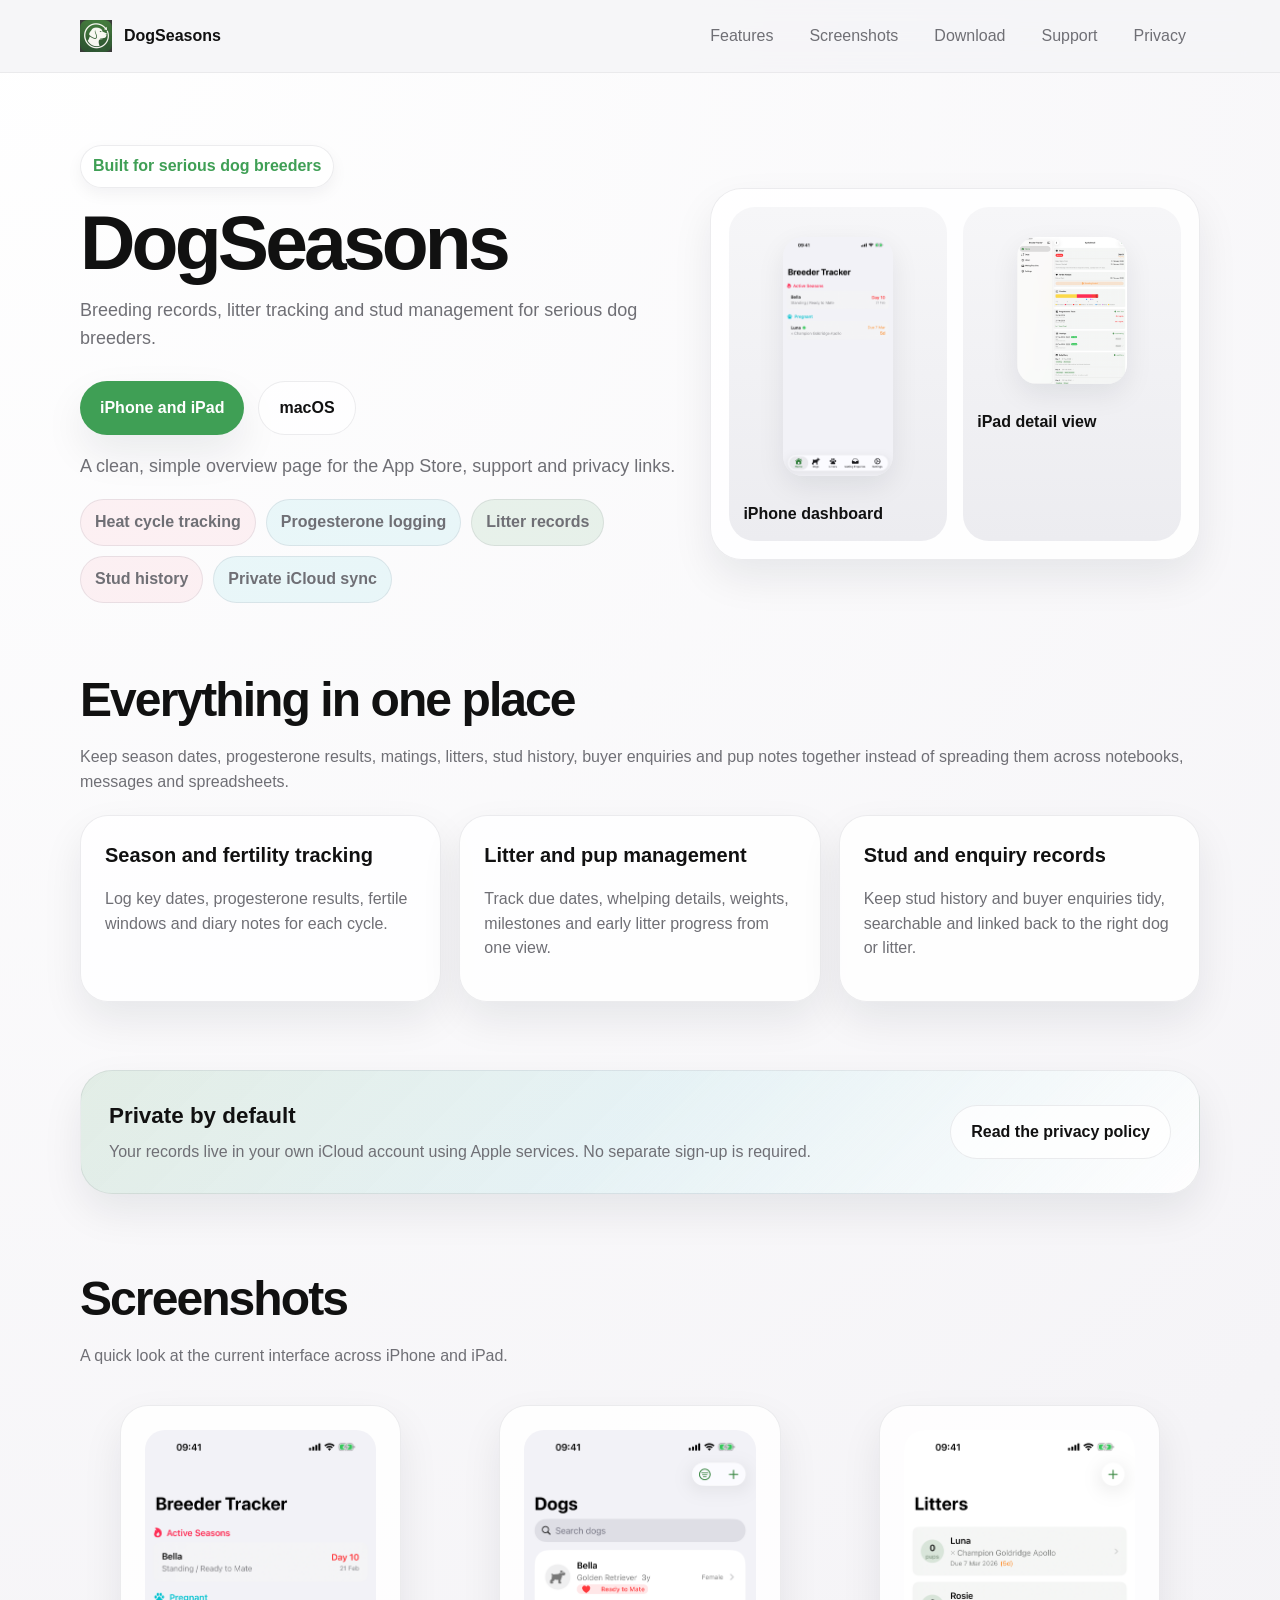
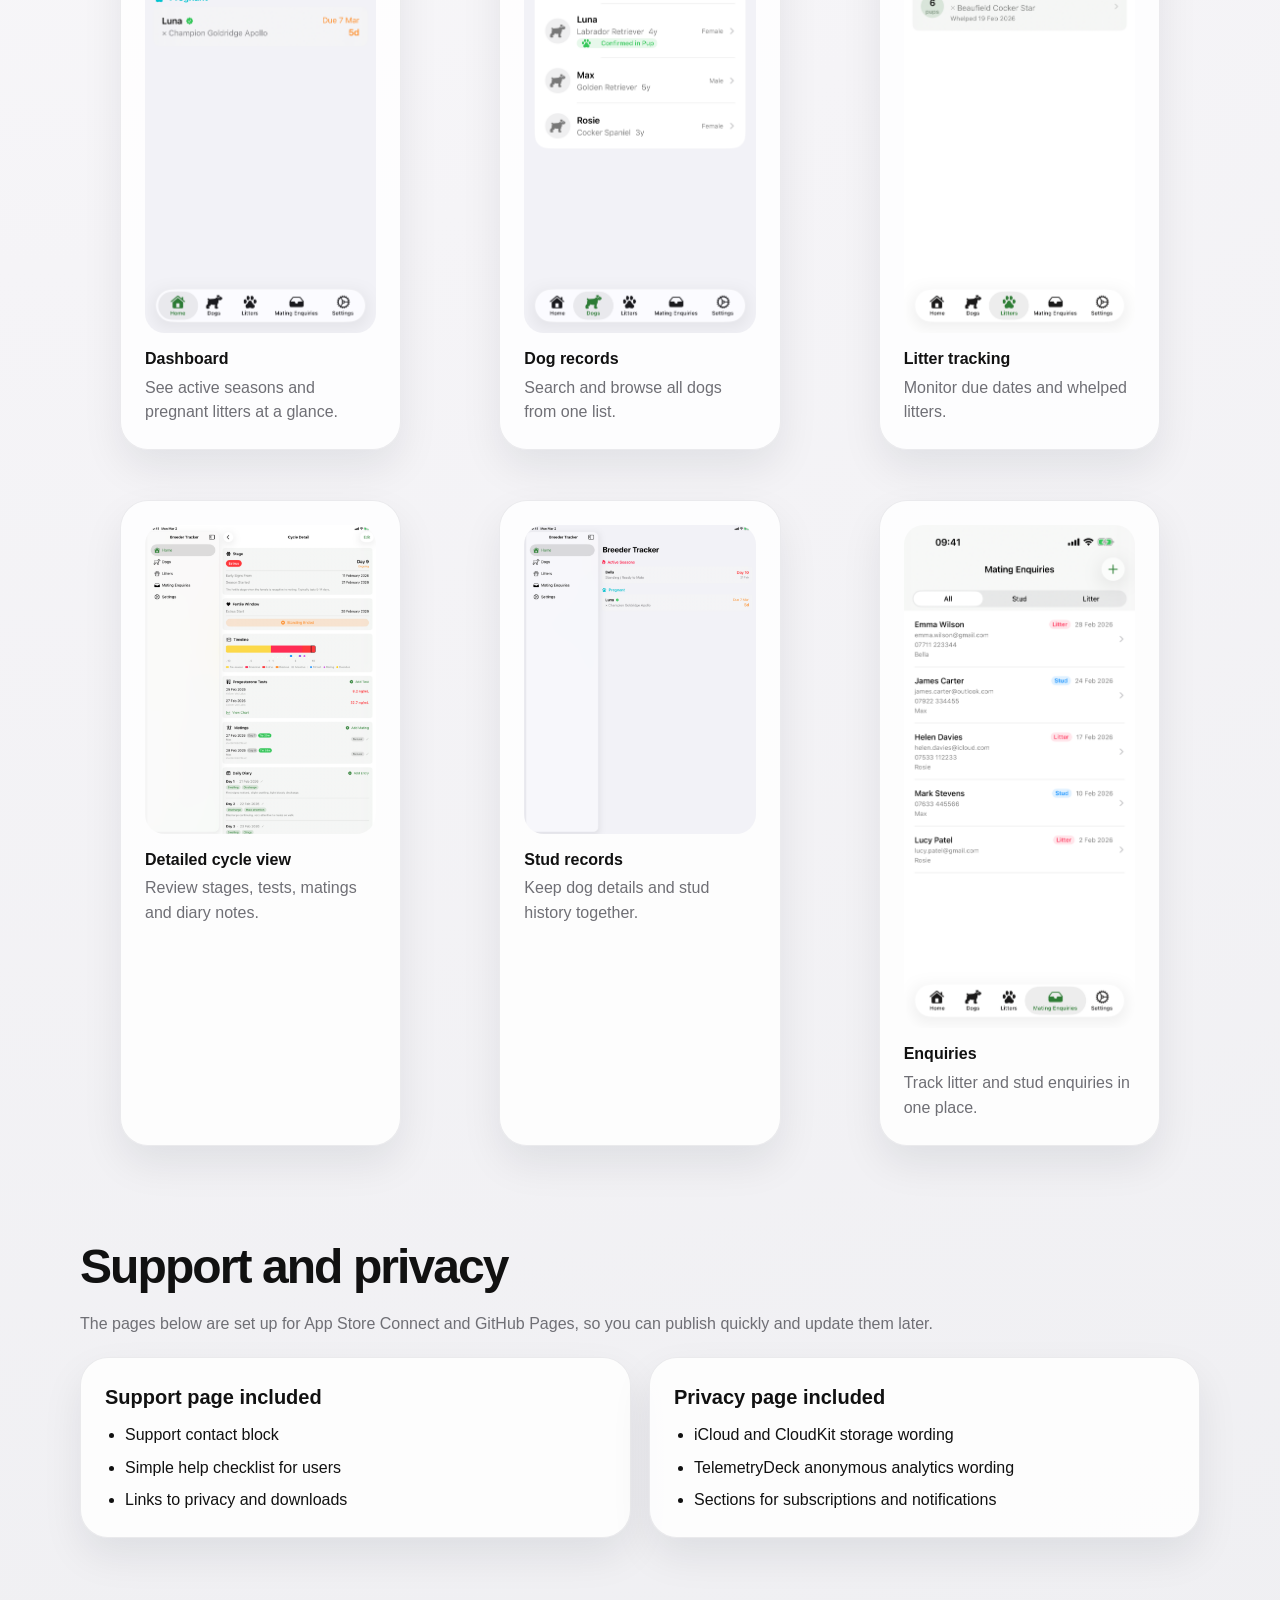
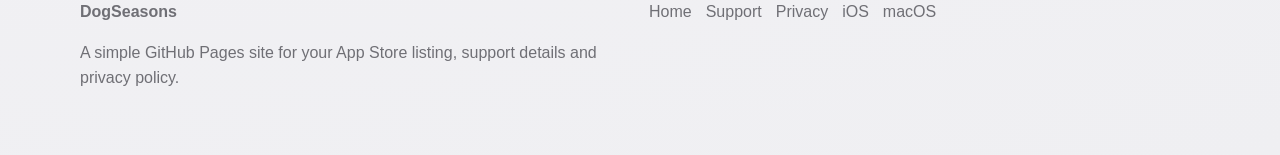
<file: index.html>
<!doctype html>
<html lang="en-GB">
<head>
  <meta charset="utf-8">
  <meta name="viewport" content="width=device-width, initial-scale=1">
  <title>DogSeasons - breeding records for iPhone, iPad and Mac</title>
  <meta name="description" content="DogSeasons helps dog breeders manage seasons, progesterone tests, litters, stud records, pup growth and enquiries.">
  <link rel="icon" href="assets/images/appicon-v2.png" type="image/png">
  <link rel="stylesheet" href="assets/css/styles.css">
  <script src="assets/js/site-config.js"></script>
  <script defer src="assets/js/app.js"></script>
</head>
<body>
  <header class="site-header">
    <div class="wrap nav">
      <a class="brand" href="./"><img src="assets/images/appicon-v2.png" alt=""><span data-site-title>DogSeasons</span></a>
      <nav class="nav-links" aria-label="Primary">
        <a href="#features">Features</a>
        <a href="#screenshots">Screenshots</a>
        <a href="#download">Download</a>
        <a href="support/">Support</a>
        <a href="privacy/">Privacy</a>
      </nav>
    </div>
  </header>
  <main>
    <section class="hero">
      <div class="wrap hero-grid">
        <div>
          <span class="eyebrow">Built for serious dog breeders</span>
          <h1 data-app-name>DogSeasons</h1>
          <p data-tagline>Breeding records, litter tracking and stud management for serious dog breeders.</p>
          <div class="hero-actions" id="download">
            <a class="button" data-ios-link href="#">iPhone and iPad</a>
            <a class="button-secondary" data-mac-link href="#">macOS</a>
          </div>
          <p class="small-note">A clean, simple overview page for the App Store, support and privacy links.</p>
          <div class="pill-row">
            <span class="pill">Heat cycle tracking</span>
            <span class="pill">Progesterone logging</span>
            <span class="pill">Litter records</span>
            <span class="pill">Stud history</span>
            <span class="pill">Private iCloud sync</span>
          </div>
        </div>
        <aside class="hero-card">
          <div class="device-grid">
            <div class="device">
              <figure><img src="assets/images/screenshots/iphone/dashboard.png" alt="iPhone dashboard showing active seasons and pregnant litters."></figure>
              <figcaption>iPhone dashboard</figcaption>
            </div>
            <div class="device">
              <figure><img src="assets/images/screenshots/ipad/dog-detail-bella.png" alt="iPad detail view showing cycle records and litter history."></figure>
              <figcaption>iPad detail view</figcaption>
            </div>
          </div>
        </aside>
      </div>
    </section>

    <section id="features">
      <div class="wrap">
        <div class="section-head">
          <h2>Everything in one place</h2>
          <p>Keep season dates, progesterone results, matings, litters, stud history, buyer enquiries and pup notes together instead of spreading them across notebooks, messages and spreadsheets.</p>
        </div>
        <div class="card-grid">
          <article class="card"><h3>Season and fertility tracking</h3><p>Log key dates, progesterone results, fertile windows and diary notes for each cycle.</p></article>
          <article class="card"><h3>Litter and pup management</h3><p>Track due dates, whelping details, weights, milestones and early litter progress from one view.</p></article>
          <article class="card"><h3>Stud and enquiry records</h3><p>Keep stud history and buyer enquiries tidy, searchable and linked back to the right dog or litter.</p></article>
        </div>
      </div>
    </section>

    <section>
      <div class="wrap banner">
        <div class="banner-grid">
          <div>
            <h3>Private by default</h3>
            <p>Your records live in your own iCloud account using Apple services. No separate sign-up is required.</p>
          </div>
          <a class="button-secondary" href="privacy/">Read the privacy policy</a>
        </div>
      </div>
    </section>

    <section id="screenshots">
      <div class="wrap">
        <div class="section-head">
          <h2>Screenshots</h2>
          <p>A quick look at the current interface across iPhone and iPad.</p>
        </div>
        <div class="shot-strip">
          <figure class="shot-card"><img src="assets/images/screenshots/iphone/dashboard.png" alt="Dashboard screen on iPhone."><figcaption><strong>Dashboard</strong><span>See active seasons and pregnant litters at a glance.</span></figcaption></figure>
          <figure class="shot-card"><img src="assets/images/screenshots/iphone/dogs.png" alt="Dog list on iPhone."><figcaption><strong>Dog records</strong><span>Search and browse all dogs from one list.</span></figcaption></figure>
          <figure class="shot-card"><img src="assets/images/screenshots/iphone/litters.png" alt="Litter list on iPhone."><figcaption><strong>Litter tracking</strong><span>Monitor due dates and whelped litters.</span></figcaption></figure>
          <figure class="shot-card"><img src="assets/images/screenshots/ipad/dog-detail-bella.png" alt="Detailed cycle view on iPad."><figcaption><strong>Detailed cycle view</strong><span>Review stages, tests, matings and diary notes.</span></figcaption></figure>
          <figure class="shot-card"><img src="assets/images/screenshots/ipad/dog-detail-max.png" alt="Stud detail screen on iPad."><figcaption><strong>Stud records</strong><span>Keep dog details and stud history together.</span></figcaption></figure>
          <figure class="shot-card"><img src="assets/images/screenshots/iphone/enquiries.png" alt="Mating enquiries screen on iPhone."><figcaption><strong>Enquiries</strong><span>Track litter and stud enquiries in one place.</span></figcaption></figure>
        </div>
      </div>
    </section>

    <section>
      <div class="wrap">
        <div class="section-head">
          <h2>Support and privacy</h2>
          <p>The pages below are set up for App Store Connect and GitHub Pages, so you can publish quickly and update them later.</p>
        </div>
        <div class="support-grid">
          <article class="card list-card">
            <h3>Support page included</h3>
            <ul>
              <li>Support contact block</li>
              <li>Simple help checklist for users</li>
              <li>Links to privacy and downloads</li>
            </ul>
          </article>
          <article class="card list-card">
            <h3>Privacy page included</h3>
            <ul>
              <li>iCloud and CloudKit storage wording</li>
              <li>TelemetryDeck anonymous analytics wording</li>
              <li>Sections for subscriptions and notifications</li>
            </ul>
          </article>
        </div>
      </div>
    </section>
  </main>

  <footer class="site-footer">
    <div class="wrap footer-grid">
      <div>
        <strong data-app-name>DogSeasons</strong>
        <p class="muted">A simple GitHub Pages site for your App Store listing, support details and privacy policy.</p>
      </div>
      <nav class="footer-nav" aria-label="Footer">
        <a href="./">Home</a>
        <a href="support/">Support</a>
        <a href="privacy/">Privacy</a>
        <a data-ios-link href="#">iOS</a>
        <a data-mac-link href="#">macOS</a>
      </nav>
    </div>
  </footer>
</body>
</html>
</file>
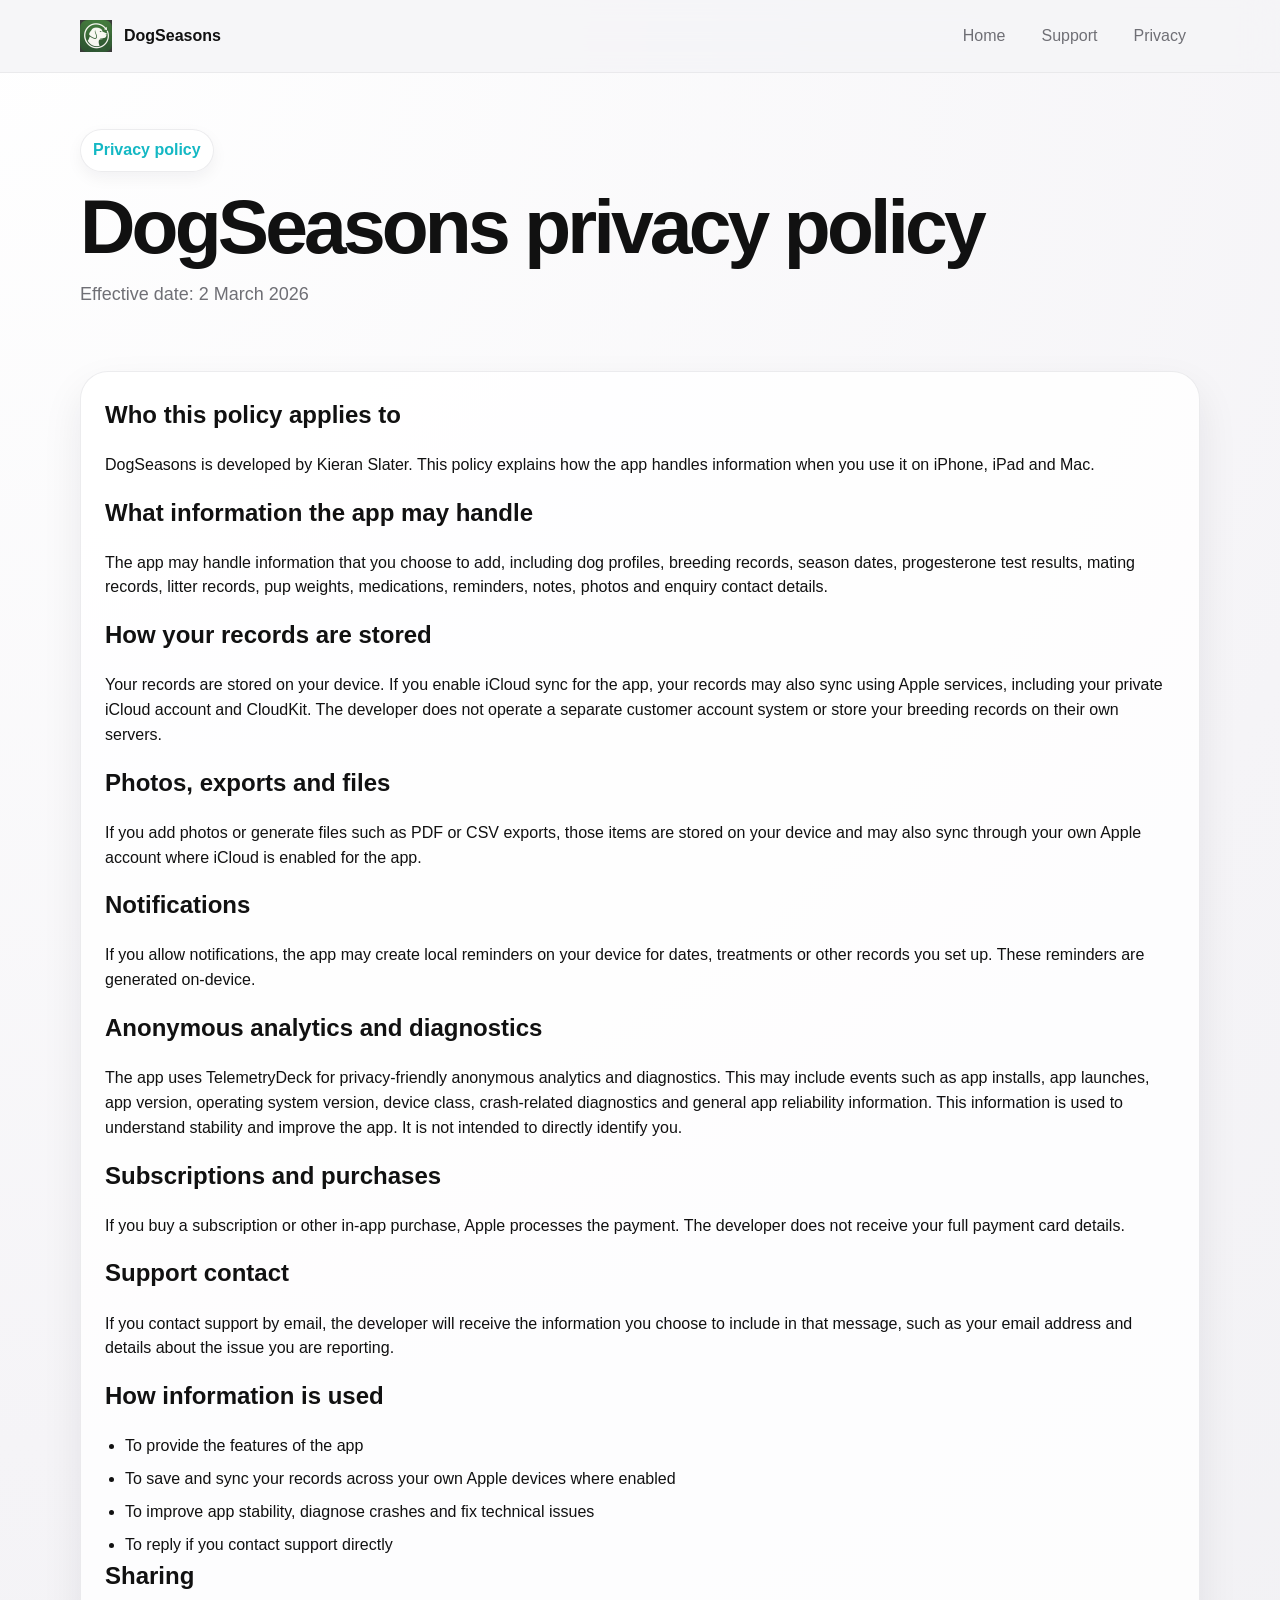
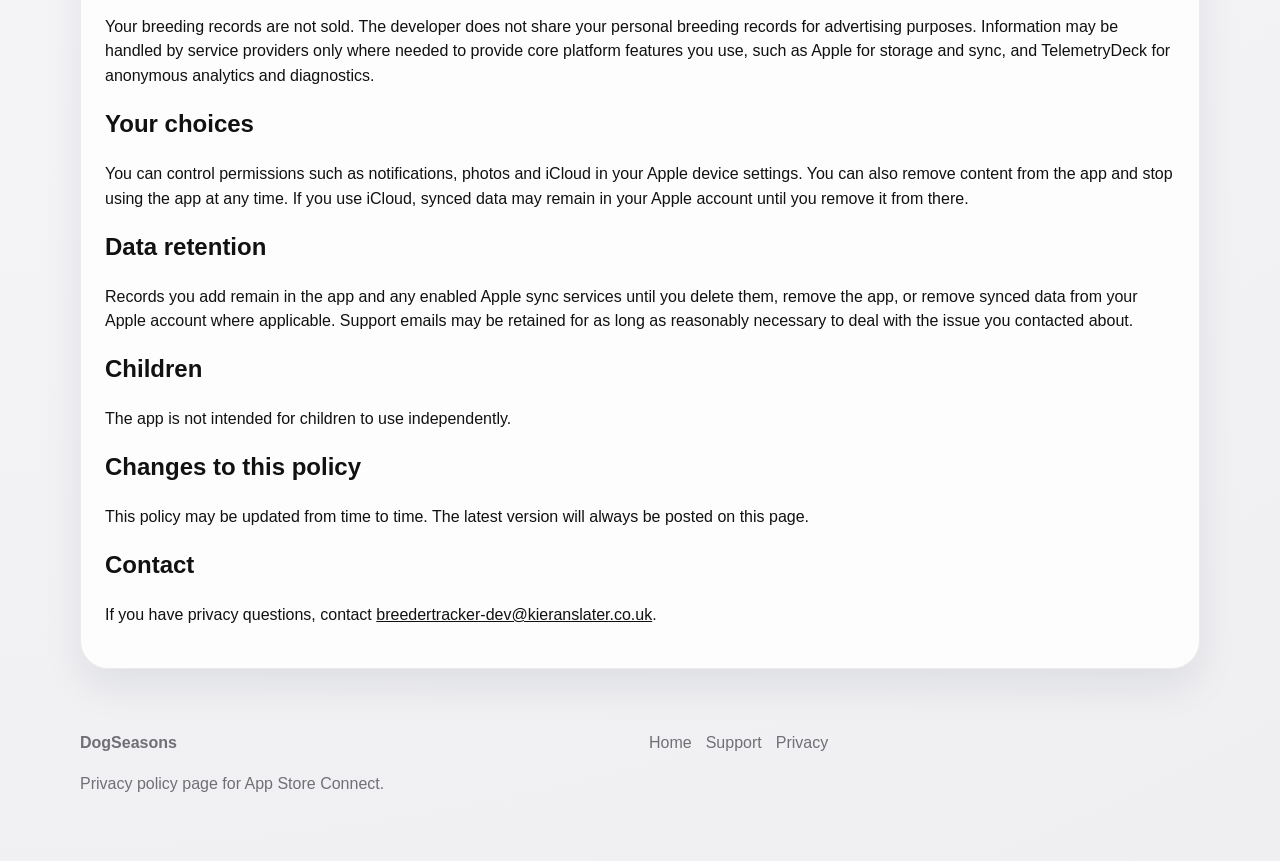
<file: privacy/index.html>
<!doctype html>
<html lang="en-GB">
<head>
  <meta charset="utf-8">
  <meta name="viewport" content="width=device-width, initial-scale=1">
  <title>DogSeasons privacy policy</title>
  <meta name="description" content="Privacy policy for DogSeasons.">
  <link rel="icon" href="../assets/images/appicon-v2.png" type="image/png">
  <link rel="stylesheet" href="../assets/css/styles.css">
  <script src="../assets/js/site-config.js"></script>
  <script defer src="../assets/js/app.js"></script>
</head>
<body>
  <header class="site-header">
    <div class="wrap nav">
      <a class="brand" href="../"><img src="../assets/images/appicon-v2.png" alt=""><span data-site-title>DogSeasons</span></a>
      <nav class="nav-links" aria-label="Primary">
        <a href="../">Home</a>
        <a href="../support/">Support</a>
        <a href="./">Privacy</a>
      </nav>
    </div>
  </header>
  <main>
    <section class="page-hero privacy-hero">
      <div class="wrap">
        <span class="eyebrow">Privacy policy</span>
        <h1><span data-app-name>DogSeasons</span> privacy policy</h1>
        <p>Effective date: <span data-privacy-effective-date>2 March 2026</span></p>
      </div>
    </section>
    <section>
      <div class="wrap text-card policy-card">
        <h2>Who this policy applies to</h2>
        <p><span data-app-name>DogSeasons</span> is developed by <span data-company-name>Kieran Slater</span>. This policy explains how the app handles information when you use it on iPhone, iPad and Mac.</p>

        <h2>What information the app may handle</h2>
        <p>The app may handle information that you choose to add, including dog profiles, breeding records, season dates, progesterone test results, mating records, litter records, pup weights, medications, reminders, notes, photos and enquiry contact details.</p>

        <h2>How your records are stored</h2>
        <p>Your records are stored on your device. If you enable iCloud sync for the app, your records may also sync using Apple services, including your private iCloud account and CloudKit. The developer does not operate a separate customer account system or store your breeding records on their own servers.</p>

        <h2>Photos, exports and files</h2>
        <p>If you add photos or generate files such as PDF or CSV exports, those items are stored on your device and may also sync through your own Apple account where iCloud is enabled for the app.</p>

        <h2>Notifications</h2>
        <p>If you allow notifications, the app may create local reminders on your device for dates, treatments or other records you set up. These reminders are generated on-device.</p>

        <h2 data-telemetry-section>Anonymous analytics and diagnostics</h2>
        <p data-telemetry-section>The app uses TelemetryDeck for privacy-friendly anonymous analytics and diagnostics. This may include events such as app installs, app launches, app version, operating system version, device class, crash-related diagnostics and general app reliability information. This information is used to understand stability and improve the app. It is not intended to directly identify you.</p>

        <h2 data-subscription-section>Subscriptions and purchases</h2>
        <p data-subscription-section>If you buy a subscription or other in-app purchase, Apple processes the payment. The developer does not receive your full payment card details.</p>

        <h2>Support contact</h2>
        <p>If you contact support by email, the developer will receive the information you choose to include in that message, such as your email address and details about the issue you are reporting.</p>

        <h2>How information is used</h2>
        <ul>
          <li>To provide the features of the app</li>
          <li>To save and sync your records across your own Apple devices where enabled</li>
          <li>To improve app stability, diagnose crashes and fix technical issues</li>
          <li>To reply if you contact support directly</li>
        </ul>

        <h2>Sharing</h2>
        <p>Your breeding records are not sold. The developer does not share your personal breeding records for advertising purposes. Information may be handled by service providers only where needed to provide core platform features you use, such as Apple for storage and sync, and TelemetryDeck for anonymous analytics and diagnostics.</p>

        <h2>Your choices</h2>
        <p>You can control permissions such as notifications, photos and iCloud in your Apple device settings. You can also remove content from the app and stop using the app at any time. If you use iCloud, synced data may remain in your Apple account until you remove it from there.</p>

        <h2>Data retention</h2>
        <p>Records you add remain in the app and any enabled Apple sync services until you delete them, remove the app, or remove synced data from your Apple account where applicable. Support emails may be retained for as long as reasonably necessary to deal with the issue you contacted about.</p>

        <h2>Children</h2>
        <p>The app is not intended for children to use independently.</p>

        <h2>Changes to this policy</h2>
        <p>This policy may be updated from time to time. The latest version will always be posted on this page.</p>

        <h2>Contact</h2>
        <p>If you have privacy questions, contact <a data-support-email-link href="mailto:support@example.com">support@example.com</a>.</p>
      </div>
    </section>
  </main>
  <footer class="site-footer">
    <div class="wrap footer-grid">
      <div><strong data-app-name>DogSeasons</strong><p class="muted">Privacy policy page for App Store Connect.</p></div>
      <nav class="footer-nav"><a href="../">Home</a><a href="../support/">Support</a><a href="./">Privacy</a></nav>
    </div>
  </footer>
</body>
</html>
</file>
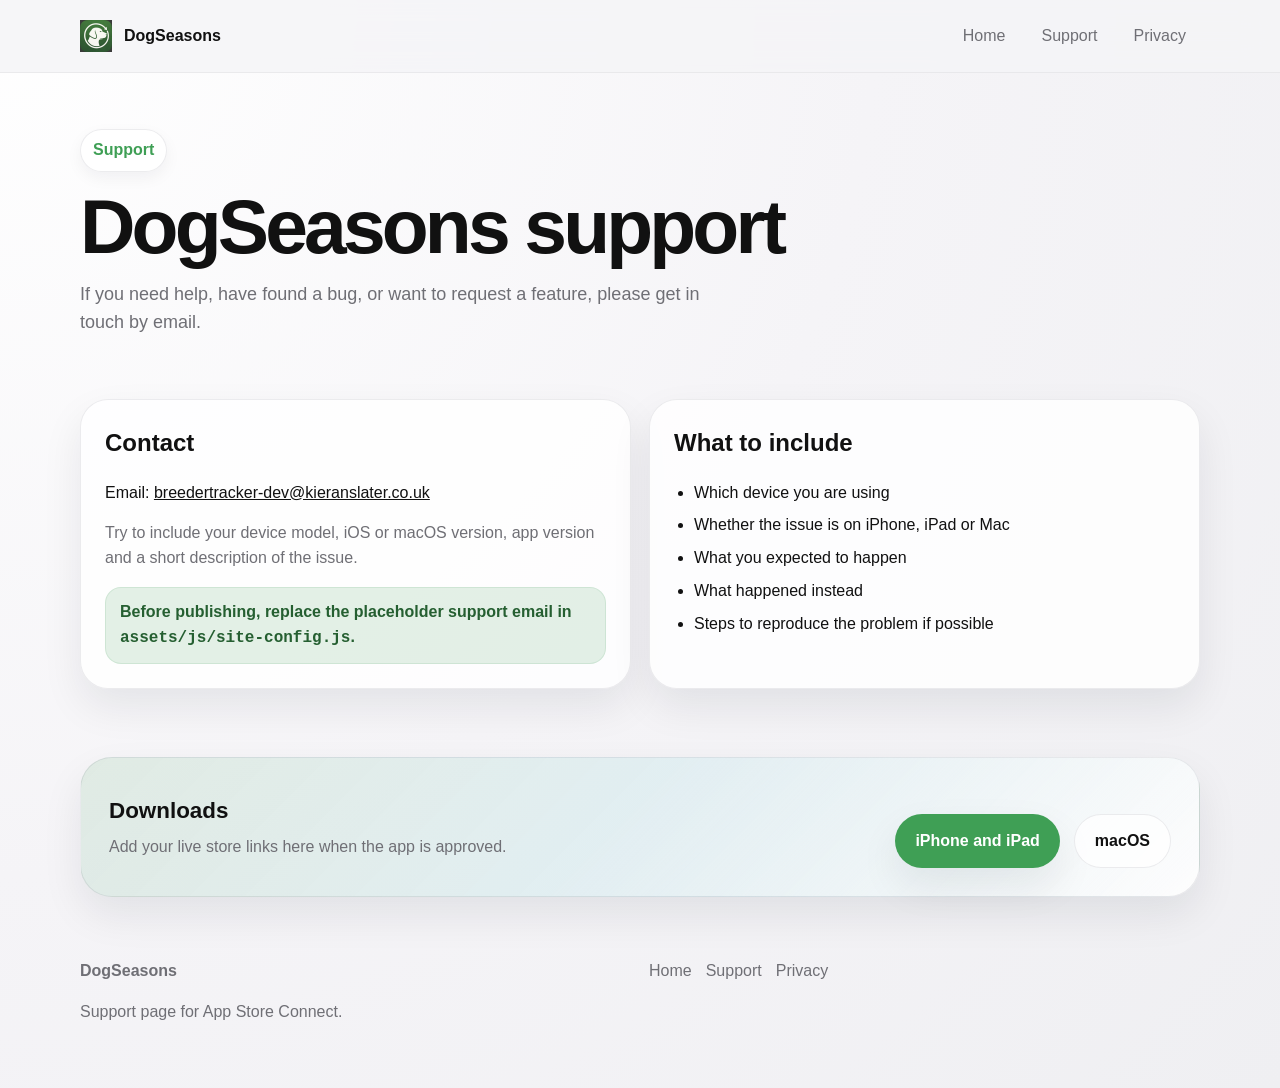
<file: support/index.html>
<!doctype html>
<html lang="en-GB">
<head>
  <meta charset="utf-8">
  <meta name="viewport" content="width=device-width, initial-scale=1">
  <title>DogSeasons support</title>
  <meta name="description" content="Support information for DogSeasons.">
  <link rel="icon" href="../assets/images/appicon-v2.png" type="image/png">
  <link rel="stylesheet" href="../assets/css/styles.css">
  <script src="../assets/js/site-config.js"></script>
  <script defer src="../assets/js/app.js"></script>
</head>
<body>
  <header class="site-header">
    <div class="wrap nav">
      <a class="brand" href="../"><img src="../assets/images/appicon-v2.png" alt=""><span data-site-title>DogSeasons</span></a>
      <nav class="nav-links" aria-label="Primary">
        <a href="../">Home</a>
        <a href="./">Support</a>
        <a href="../privacy/">Privacy</a>
      </nav>
    </div>
  </header>
  <main>
    <section class="page-hero">
      <div class="wrap">
        <span class="eyebrow">Support</span>
        <h1><span data-app-name>DogSeasons</span> support</h1>
        <p>If you need help, have found a bug, or want to request a feature, please get in touch by email.</p>
      </div>
    </section>
    <section>
      <div class="wrap support-grid">
        <article class="text-card">
          <h2>Contact</h2>
          <p>Email: <a data-support-email-link href="mailto:support@example.com">support@example.com</a></p>
          <p class="muted">Try to include your device model, iOS or macOS version, app version and a short description of the issue.</p>
          <div class="notice">Before publishing, replace the placeholder support email in <code>assets/js/site-config.js</code>.</div>
        </article>
        <article class="text-card">
          <h2>What to include</h2>
          <ul>
            <li>Which device you are using</li>
            <li>Whether the issue is on iPhone, iPad or Mac</li>
            <li>What you expected to happen</li>
            <li>What happened instead</li>
            <li>Steps to reproduce the problem if possible</li>
          </ul>
        </article>
      </div>
    </section>
    <section>
      <div class="wrap banner">
        <div class="banner-grid">
          <div>
            <h3>Downloads</h3>
            <p>Add your live store links here when the app is approved.</p>
          </div>
          <div class="hero-actions">
            <a class="button" data-ios-link href="#">iPhone and iPad</a>
            <a class="button-secondary" data-mac-link href="#">macOS</a>
          </div>
        </div>
      </div>
    </section>
  </main>
  <footer class="site-footer">
    <div class="wrap footer-grid">
      <div><strong data-app-name>DogSeasons</strong><p class="muted">Support page for App Store Connect.</p></div>
      <nav class="footer-nav"><a href="../">Home</a><a href="./">Support</a><a href="../privacy/">Privacy</a></nav>
    </div>
  </footer>
</body>
</html>
</file>
<file: assets/css/styles.css>
:root {
  --bg: #f5f4f7;
  --surface: rgba(255,255,255,0.8);
  --border: rgba(15, 23, 42, 0.08);
  --text: #111111;
  --muted: #6f6f75;
  --accent: #3f9f55;
  --accent-soft: rgba(63,159,85,0.12);
  --accent-cool: #14b8c4;
  --accent-warm: #ff6b7a;
  --shadow: 0 18px 40px rgba(15, 23, 42, 0.08);
  --wrap: min(1120px, calc(100vw - 32px));
}
* { box-sizing: border-box; }
html { scroll-behavior: smooth; }
body {
  margin: 0;
  font-family: -apple-system, BlinkMacSystemFont, "Segoe UI", sans-serif;
  background: radial-gradient(circle at top left, #ffffff 0%, var(--bg) 52%, #efeff2 100%);
  color: var(--text);
  line-height: 1.55;
}
a { color: inherit; }
img { display: block; max-width: 100%; }
code { font-family: ui-monospace, SFMono-Regular, Menlo, monospace; }
.wrap { width: var(--wrap); margin: 0 auto; }
.site-header { position: sticky; top: 0; z-index: 10; backdrop-filter: blur(16px); background: rgba(245,244,247,0.82); border-bottom: 1px solid rgba(17,17,17,0.05); }
.nav { min-height: 72px; display: flex; justify-content: space-between; align-items: center; gap: 18px; }
.brand { display: inline-flex; align-items: center; gap: 12px; text-decoration: none; font-weight: 800; }
.brand img { width: 32px; height: 32px; }
.nav-links { display: flex; gap: 8px; flex-wrap: wrap; }
.nav-links a { padding: 10px 14px; border-radius: 999px; color: var(--muted); text-decoration: none; }
.nav-links a:hover { background: rgba(17,17,17,0.05); color: var(--text); }
.hero { padding: 72px 0 26px; }
.hero-grid { display: grid; grid-template-columns: 1.1fr 0.9fr; gap: 32px; align-items: center; }
.eyebrow { display: inline-flex; padding: 8px 12px; border-radius: 999px; background: rgba(255,255,255,0.82); border: 1px solid var(--border); color: var(--accent); font-weight: 700; box-shadow: 0 6px 16px rgba(15,23,42,0.05); }
.hero h1, .page-hero h1 { font-size: clamp(2.8rem, 6vw, 4.8rem); line-height: 0.95; letter-spacing: -0.05em; margin: 18px 0 16px; }
.hero p, .page-hero p { color: var(--muted); font-size: 1.125rem; max-width: 62ch; }
.hero-actions { display: flex; gap: 14px; flex-wrap: wrap; margin-top: 28px; }
.button, .button-secondary { display: inline-flex; align-items: center; justify-content: center; text-decoration: none; border-radius: 999px; padding: 14px 20px; font-weight: 700; }
.button { background: var(--accent); color: #fff; box-shadow: var(--shadow); }
.button:hover { transform: translateY(-1px); }
.button-secondary:hover { background: rgba(255,255,255,0.95); }
.button-secondary { background: rgba(255,255,255,0.75); border: 1px solid var(--border); }
.small-note { color: var(--muted); font-size: 0.95rem; }
.hero-card, .card, .shot-card, .banner, .text-card { background: rgba(255,255,255,0.82); border: 1px solid var(--border); box-shadow: var(--shadow); }
.hero-card { border-radius: 32px; padding: 18px; }
.device-grid { display: grid; grid-template-columns: repeat(2, 1fr); gap: 16px; }
.device { background: linear-gradient(180deg, #f6f6f8 0%, #ececf0 100%); border-radius: 26px; padding: 14px; }
.device figure { border-radius: 20px; overflow: hidden; box-shadow: 0 10px 28px rgba(15,23,42,0.08); }
.device figcaption { padding-top: 10px; font-weight: 700; }
main section { padding: 34px 0; }
.section-head { margin-bottom: 20px; }
.section-head h2 { font-size: clamp(2rem, 4vw, 3rem); margin: 0 0 8px; letter-spacing: -0.04em; }
.section-head p { margin: 0; color: var(--muted); }
.card-grid, .shot-strip, .support-grid, .footer-grid, .banner-grid { display: grid; gap: 18px; }
.card-grid { grid-template-columns: repeat(3, 1fr); }
.card, .shot-card, .text-card { border-radius: 28px; padding: 24px; }
.card h3 { margin: 0 0 10px; font-size: 1.25rem; }
.card p, .shot-card span, .muted { color: var(--muted); }
.pill-row { display: flex; flex-wrap: wrap; gap: 10px; margin-top: 18px; }
.pill { padding: 10px 14px; border-radius: 999px; background: var(--surface); border: 1px solid var(--border); color: var(--muted); font-weight: 700; }
.pill:nth-child(3n+1) { background: rgba(255,107,122,0.08); }
.pill:nth-child(3n+2) { background: rgba(20,184,196,0.08); }
.pill:nth-child(3n+3) { background: rgba(63,159,85,0.10); }
.shot-strip { grid-template-columns: repeat(3, 1fr); }
.shot-card img { border-radius: 20px; }
.shot-card figcaption { padding-top: 14px; }
.shot-card strong { display: block; margin-bottom: 4px; }
.banner { border-radius: 32px; padding: 28px; background: linear-gradient(135deg, rgba(63,159,85,0.12), rgba(20,184,196,0.08) 48%, rgba(255,255,255,0.85)); }
.banner-grid { grid-template-columns: 1fr auto; align-items: center; }
.banner h3 { margin: 0 0 6px; font-size: 1.4rem; }
.banner p { margin: 0; color: var(--muted); }
.support-grid, .footer-grid { grid-template-columns: repeat(2, 1fr); }
.list-card ul, .text-card ul { margin: 0; padding-left: 20px; }
.list-card li + li, .text-card li + li { margin-top: 8px; }
.notice { margin-top: 14px; padding: 12px 14px; border-radius: 16px; background: rgba(63,159,85,0.14); color: #255f31; font-weight: 600; }
.page-hero { padding: 56px 0 10px; }
.text-card h2 { margin-top: 0; }
.text-card h3 { margin-top: 24px; }
.site-footer { padding: 28px 0 48px; color: var(--muted); }
.footer-nav { display: flex; flex-wrap: wrap; gap: 14px; }
.footer-nav a { text-decoration: none; }
@media (max-width: 980px) {
  .hero-grid, .card-grid, .shot-strip, .support-grid, .footer-grid, .banner-grid { grid-template-columns: 1fr; }
}
@media (max-width: 720px) {
  .nav { flex-direction: column; align-items: flex-start; padding: 12px 0; }
  .device-grid { grid-template-columns: 1fr; }
  .hero { padding-top: 40px; }
}

.policy-card h2:first-of-type { margin-top: 0; }
.privacy-hero .eyebrow { color: var(--accent-cool); }
.notice { border: 1px solid rgba(63,159,85,0.12); }
</file>
